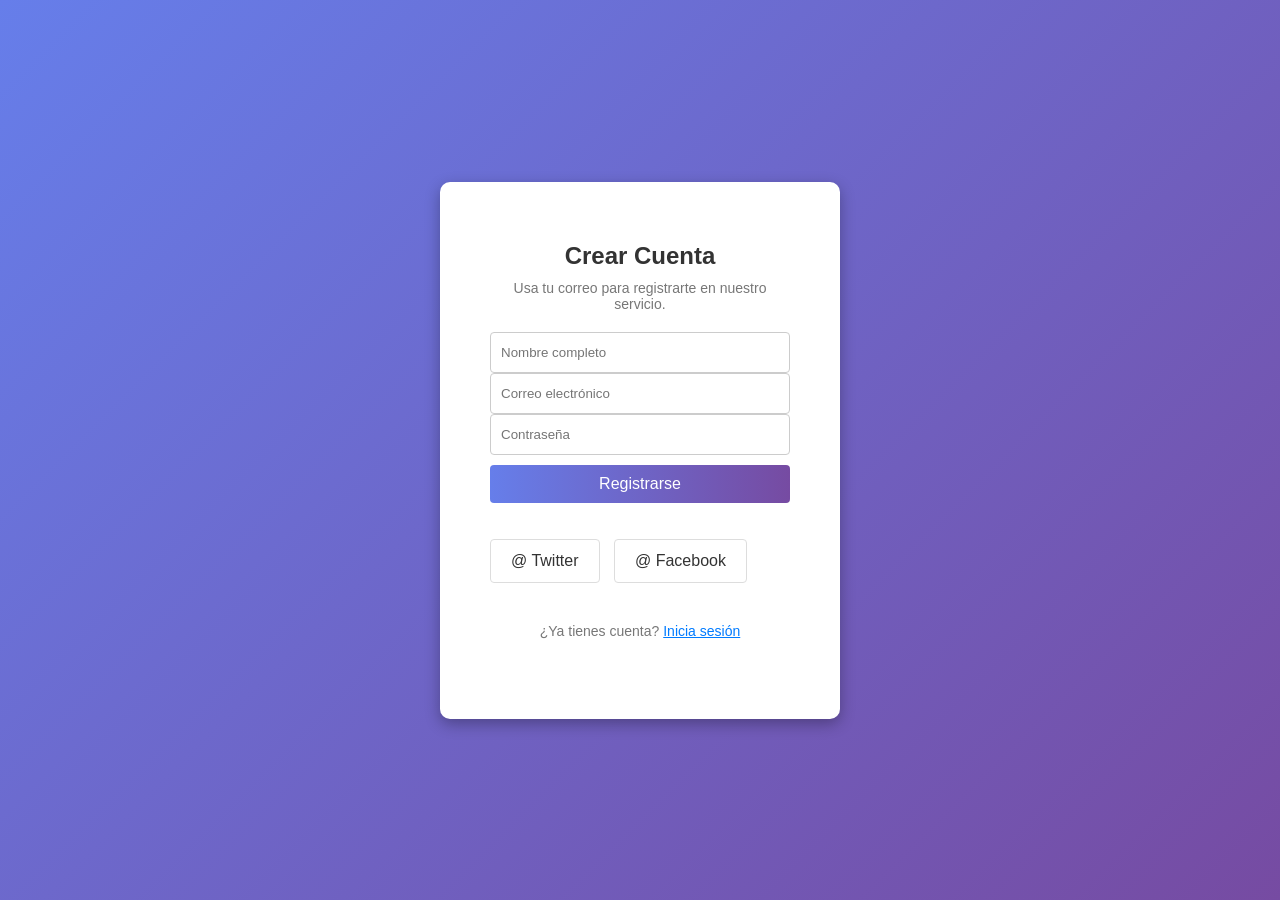
<file: demo/logins/index copy.html>
<!DOCTYPE html>
<html lang="es">
<head>
    <meta charset="UTF-8">
    <meta name="viewport" content="width=device-width, initial-scale=1.0">
    <title>Registro / Login</title>
    <style>
        /* Estilos Generales */
        * {
            margin: 0;
            padding: 0;
            box-sizing: border-box;
            font-family: 'Segoe UI', Tahoma, Geneva, Verdana, sans-serif;
        }

        body {
            background: linear-gradient(135deg, #667eea 0%, #764ba2 100%);
            height: 100vh;
            display: flex;
            align-items: center;
            justify-content: center;
        }

        /* Contenedor Principal (Tarjeta) */
        .container {
            background-color: white;
            border-radius: 10px;
            box-shadow: 0 5px 15px rgba(0,0,0,0.3);
            overflow: hidden;
            width: 400px;
            margin: 20px;
        }

        /* Encabezado y Botón Principal */
        .container > div {
            padding: 60px 50px;
        }

        .social-container {
            margin-bottom: 30px;
        }

        .container h2 {
            color: #333;
            text-align: center;
            margin-bottom: 10px;
        }

        .container p {
            color: #777;
            text-align: center;
            margin-bottom: 20px;
            font-size: 14px;
        }

        .container input {
            border: 1px solid #ccc;
            outline: none;
            padding: 12px 10px;
            width: 100%;
            border-radius: 4px;
            box-shadow: none;
        }

        .container button {
            width: 100%;
            background: linear-gradient(to right, #667eea, #764ba2);
            color: #fff;
            border: none;
            padding: 10px;
            border-radius: 4px;
            cursor: pointer;
            font-size: 16px;
            margin-top: 10px;
            transition: 0.3s;
        }

        .container button:hover {
            opacity: 0.9;
        }

        /* Sección de Login (Oculta al inicio, aparece con ID=active) */
        #login-section {
            display: none; /* Oculto por defecto */
        }

        /* Iconos */
        .icon {
            font-size: 16px;
            color: #666;
            margin-right: 10px;
        }

        /* Redes Sociales */
        .social-container a {
            border: 1px solid #ddd;
            border-radius: 4px;
            display: inline-block;
            padding: 12px 20px;
            color: #333;
            text-decoration: none;
            font-size: 16px;
            margin-bottom: 10px;
            transition: 0.3s;
        }

        .social-container a:hover {
            background-color: #f5f5f5;
        }

        /* Responsive para móviles */
        @media only screen and (max-width: 450px) {
            .container {
                width: 100%;
                margin: 0;
                border-radius: 0;
            }
        }
    </style>
</head>
<body>

    <div class="container">
        <!-- Sección: Registro -->
        <div id="register">
            <h2>Crear Cuenta</h2>
            <p>Usa tu correo para registrarte en nuestro servicio.</p>
            <form action="#">
                <input type="text" placeholder="Nombre completo" required>
                <input type="email" placeholder="Correo electrónico" required>
                <input type="password" placeholder="Contraseña" required>
                <button type="submit">Registrarse</button>
            </form>
            <br><br>
            <div class="social-container">
                <a href="#" class="icon">@ Twitter</a>
                <a href="#" class="icon">@ Facebook</a>
            </div>
            <p>¿Ya tienes cuenta? <a href="#" style="color: #007bff;">Inicia sesión</a></p>
        </div>

        <!-- Sección: Login -->
        <div id="login-section">
            <h2>Iniciar Sesión</h2>
            <p>Ingresa con tu correo electrónico y contraseña.</p>
            <form action="#">
                <input type="email" placeholder="Correo electrónico" required>
                <input type="password" placeholder="Contraseña" required>
                <a href="#" style="color: #333; text-decoration: underline; font-size: 13px;">¿Olvidaste tu contraseña?</a>
                <button type="submit">Entrar</button>
            </form>
            <br><br>
            <div class="social-container">
                <a href="#" class="icon">@ Google</a>
            </div>
            <p><a href="#" style="color: #007bff;">¿No tienes cuenta? Regístrate</a></p>
        </div>
    </div>

    <script>
        // Script simple para cambiar entre Login y Registro al hacer scroll
        const scrollBtn = document.querySelector('#register');
        const scrollSection = document.querySelector('#login-section');

        window.addEventListener('scroll', function() {
            if (window.scrollY > 100) {
                scrollBtn.style.display = 'none';
                scrollSection.style.display = 'block';
            } else {
                scrollBtn.style.display = 'block';
                scrollSection.style.display = 'none';
            }
        });
    </script>

</body>
</html>
</file>
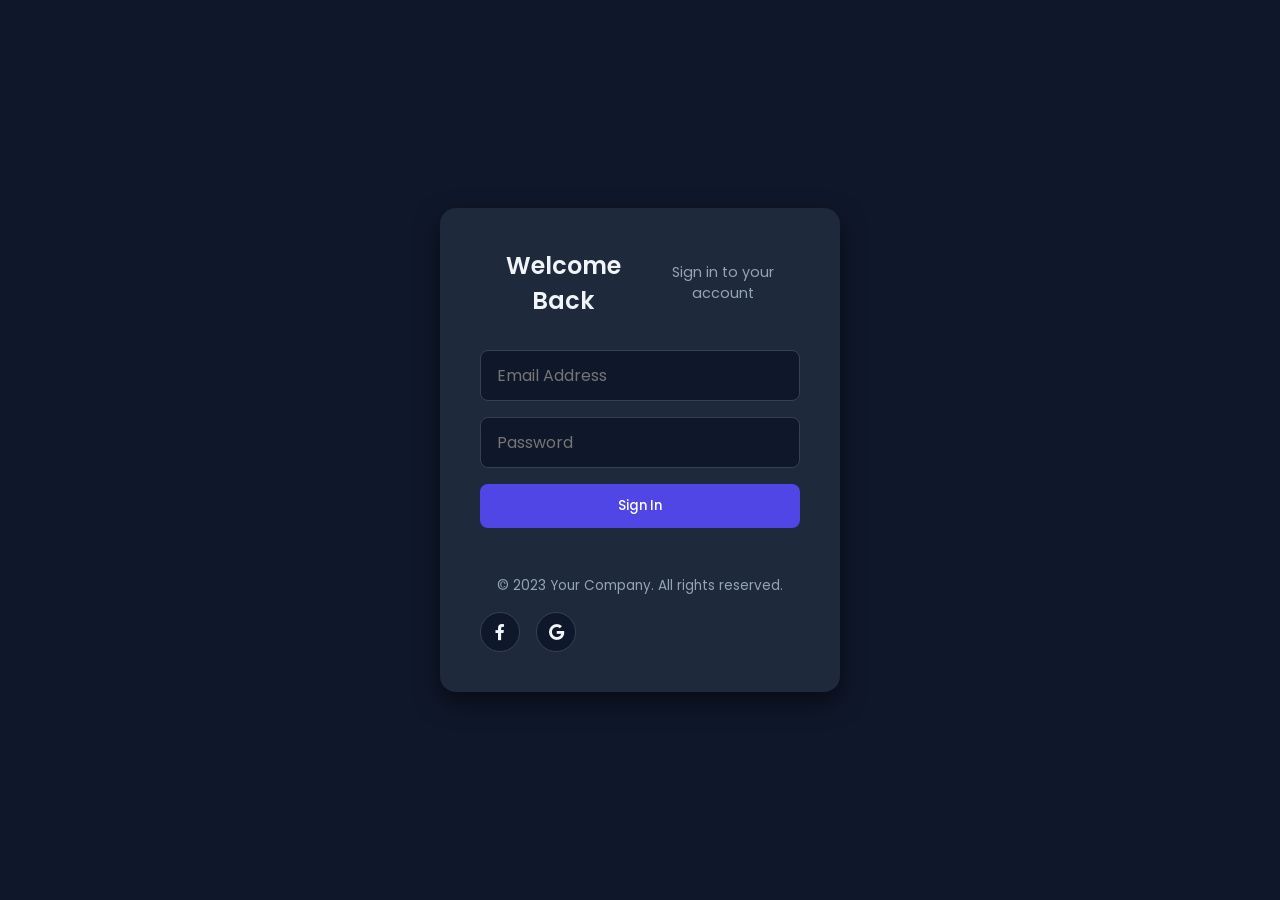
<file: demo/logins/index08b.html>
<!DOCTYPE html>
<html lang="en">
<head>
    <meta charset="UTF-8">
    <meta name="viewport" content="width=device-width, initial-scale=1.0">
    <title>User Login</title>
    <!-- Google Fonts for better typography -->
    <link href="https://fonts.googleapis.com/css2?family=Poppins:wght@300;400;500;600&display=swap" rel="stylesheet">
    <!-- Font Awesome for Icons -->
    <link rel="stylesheet" href="https://cdnjs.cloudflare.com/ajax/libs/font-awesome/6.0.0/css/all.min.css">
    
    <style>
        /* --- CSS VARIABLES --- */
        :root {
            --primary-color: #4f46e5; /* Indigo */
            --primary-hover: #4338ca;
            --bg-color: #0f172a; /* Dark Blue/Black background */
            --card-bg: #1e293b; /* Dark Gray Card */
            --text-color: #f1f5f9;
            --text-muted: #94a3b8;
            --success: #10b981;
        }

        /* --- GLOBAL STYLES --- */
        * {
            margin: 0;
            padding: 0;
            box-sizing: border-box;
            font-family: 'Poppins', sans-serif;
        }

        body {
            background-color: var(--bg-color);
            display: flex;
            justify-content: center;
            align-items: center;
            min-height: 100vh;
            color: var(--text-color);
        }

        /* --- LOGIN CONTAINER --- */
        .login-container {
            background-color: var(--card-bg);
            padding: 2.5rem;
            border-radius: 16px;
            box-shadow: 0 10px 25px rgba(0, 0, 0, 0.5);
            width: 100%;
            max-width: 400px;
            text-align: center;
        }

        /* --- HEADER --- */
        .header {
            display: flex;
            justify-content: space-between;
            align-items: center;
            margin-bottom: 2rem;
        }

        .header h2 {
            font-size: 1.5rem;
            font-weight: 600;
        }

        /* --- FORM --- */
        form {
            display: flex;
            flex-direction: column;
            gap: 1rem;
        }

        input {
            width: 100%;
            padding: 12px 16px;
            border-radius: 8px;
            border: 1px solid #334155;
            background-color: var(--bg-color);
            color: var(--text-color);
            font-size: 1rem;
            outline: none;
        }

        input:focus {
            border-color: var(--primary-color);
            box-shadow: 0 0 0 3px rgba(79, 70, 229, 0.2);
        }

        /* --- BUTTONS --- */
        .btn-submit {
            background-color: var(--primary-color);
            color: white;
            border: none;
            padding: 12px;
            border-radius: 8px;
            font-weight: 500;
            cursor: pointer;
            width: 100%;
            transition: background 0.3s ease;
        }

        .btn-submit:hover {
            background-color: var(--primary-hover);
        }

        .btn-submit:active {
            transform: translateY(1px);
        }

        /* --- FOOTER --- */
        .footer {
            margin-top: 2rem;
            font-size: 0.85rem;
            color: var(--text-muted);
        }

        /* --- SOCIAL LOGOS (Optional) --- */
        .social-icons {
            display: flex;
            gap: 1rem;
            margin-top: 1rem;
        }

        .social-btn {
            width: 40px;
            height: 40px;
            border-radius: 50%;
            background-color: var(--bg-color);
            border: 1px solid #334155;
            display: flex;
            justify-content: center;
            align-items: center;
            cursor: pointer;
            color: var(--text-color);
            transition: 0.3s;
        }

        .social-btn:hover {
            border-color: var(--primary-color);
            background-color: var(--primary-color);
            color: white;
        }

        /* --- RESPONSIVE --- */
        @media (max-width: 480px) {
            .login-container {
                padding: 2rem 1.5rem;
            }
            .social-icons {
                flex-direction: column;
                text-align: center;
            }
        }
    </style>
</head>
<body>

    <div class="login-container">
        <div class="header">
            <h2>Welcome Back</h2>
            <p style="color: var(--text-muted); font-size: 0.9rem;">Sign in to your account</p>
        </div>

        <form action="#">
            <input type="email" placeholder="Email Address" required>
            <input type="password" placeholder="Password" required>

            <button type="submit" class="btn-submit">Sign In</button>

            <div class="footer">
                <p>&copy; 2023 Your Company. All rights reserved.</p>
            </div>
        </form>

        <div class="social-icons">
            <div class="social-btn"><i class="fab fa-facebook-f"></i></div>
            <div class="social-btn"><i class="fab fa-google"></i></div>
        </div>
    </div>

    <script>
        // Simple script to handle the "Submit" click visually
        form.addEventListener('submit', function(e) {
            e.preventDefault();
            
            // In a real app, you would send this data to a server here
            const btn = this.querySelector('.btn-submit');
            
            // Show a loading state
            const originalText = btn.innerHTML;
            btn.innerHTML = '<i class="fas fa-spinner fa-spin"></i> Processing...';
            btn.disabled = true;

            // Simulate API call (optional, to show it works without a server)
            console.log('Login Data:', { email: document.querySelector('input[type="email"]').value, password: document.querySelector('input[type="password"]').value });
            
            btn.innerHTML = originalText;
            btn.disabled = false;
        });
    </script>

</body>
</html>
</file>
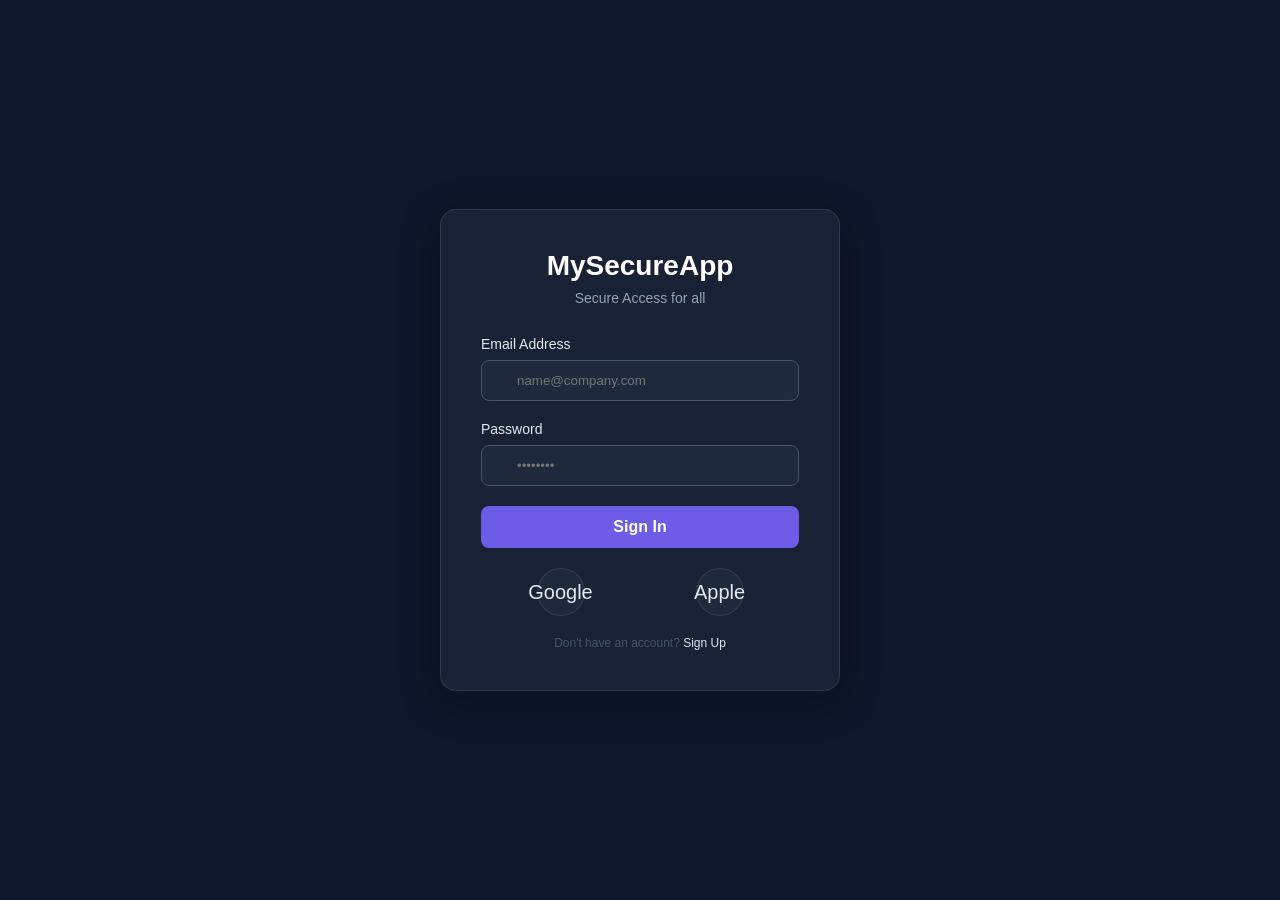
<file: demo/logins/index08b_think.html>
<!DOCTYPE html>
<html lang="en">
<head>
    <meta charset="UTF-8">
    <meta name="viewport" content="width=device-width, initial-scale=1.0">
    <title>Login - MySecureApp</title>
    <style>
        /* --- CSS Variables & Reset --- */
        :root {
            --primary-color: #6c5ce7;
            --secondary-color: #a29bfe;
            --bg-color: #0f172a;
            --text-color: #e2e8f0;
            --input-bg: #1e293b;
            --input-border: #475569;
            --accent-color: #00f2ea;
            --loading-color: #ff0050;
        }

        * {
            margin: 0;
            padding: 0;
            box-sizing: border-box;
            font-family: 'Segoe UI', Tahoma, Geneva, Verdana, sans-serif;
        }

        body {
            background-color: var(--bg-color);
            display: flex;
            justify-content: center;
            align-items: center;
            min-height: 100vh;
            color: var(--text-color);
        }

        /* --- Login Container --- */
        .login-box {
            background: rgba(30, 41, 59, 0.7);
            backdrop-filter: blur(12px);
            -webkit-backdrop-filter: blur(12px);
            border-radius: 16px;
            box-shadow: 0 10px 40px rgba(0, 0, 0, 0.3);
            width: 100%;
            max-width: 400px;
            padding: 40px;
            border: 1px solid rgba(255, 255, 255, 0.1);
            transition: transform 0.3s ease;
        }

        .login-box:hover {
            transform: translateY(-2px);
            box-shadow: 0 15px 50px rgba(0, 0, 0, 0.4);
        }

        /* --- Logo Area --- */
        .logo {
            text-align: center;
            margin-bottom: 30px;
        }

        .logo h1 {
            font-size: 28px;
            font-weight: 700;
            margin-bottom: 8px;
            color: #fff;
        }

        .logo p {
            color: #94a3b8;
            font-size: 14px;
        }

        /* --- Form Elements --- */
        .form-group {
            margin-bottom: 20px;
        }

        .form-group label {
            display: block;
            margin-bottom: 8px;
            font-size: 14px;
            font-weight: 500;
        }

        .form-group input {
            width: 100%;
            padding: 12px 15px;
            padding-left: 35px;
            border-radius: 8px;
            border: 1px solid var(--input-border);
            background-color: var(--input-bg);
            color: var(--text-color);
            transition: 0.2s;
            outline: none;
        }

        .form-group input:focus {
            border-color: var(--primary-color);
            box-shadow: 0 0 0 3px rgba(108, 92, 231, 0.1);
        }

        /* --- Social Buttons --- */
        .social-buttons {
            display: flex;
            justify-content: space-around;
            margin-top: 20px;
        }

        .btn-social {
            width: 48px;
            height: 48px;
            border-radius: 50%;
            border: 1px solid rgba(255,255,255,0.1);
            background: var(--input-bg);
            color: var(--text-color);
            display: flex;
            align-items: center;
            justify-content: center;
            font-size: 20px;
            cursor: pointer;
            transition: 0.2s;
        }

        .btn-social:hover {
            border-color: var(--accent-color);
            color: var(--accent-color);
            background: var(--accent-color);
            color: var(--bg-color);
            transform: scale(1.1);
        }

        /* --- Submit Button --- */
        .login-btn {
            width: 100%;
            padding: 12px;
            background-color: var(--primary-color);
            color: white;
            border: none;
            border-radius: 8px;
            font-size: 16px;
            font-weight: 600;
            cursor: pointer;
            transition: 0.2s;
            outline: none;
        }

        .login-btn:hover {
            background-color: #5649c0;
        }

        .login-btn:disabled {
            background-color: #646c7e;
            cursor: not-allowed;
        }

        /* --- Loading Spinner --- */
        .spinner {
            display: none;
            width: 20px;
            height: 20px;
            border: 3px solid rgba(255,255,255,0.3);
            border-radius: 50%;
            border-top-color: var(--loading-color);
            animation: spin 0.8s linear infinite;
            margin-right: 10px;
        }

        @keyframes spin {
            to { transform: rotate(360deg); }
        }

        /* --- Footer --- */
        .footer-link {
            text-align: center;
            margin-top: 20px;
            font-size: 12px;
            color: var(--input-border);
        }
        .footer-link a {
            color: var(--text-color);
            text-decoration: none;
        }

    </style>
</head>
<body>

    <div class="login-box">
        <div class="logo">
            <h1>MySecureApp</h1>
            <p>Secure Access for all</p>
        </div>

        <form id="loginForm" onsubmit="handleLogin(event)">
            <div class="form-group">
                <label for="email">Email Address</label>
                <input type="email" id="email" required placeholder="name@company.com">
            </div>

            <div class="form-group">
                <label for="password">Password</label>
                <input type="password" id="password" required placeholder="••••••••">
            </div>

            <button type="submit" class="login-btn">Sign In</button>
            
            <div class="social-buttons">
                <button type="button" class="btn-social" onclick="toggleSocialButton()">
                    <svg width="24" height="24" viewBox="0 0 24 24" fill="none" stroke="currentColor" stroke-width="2" stroke-linecap="round" stroke-linejoin="round"><path d="M21 12a9 9 0 0 0-9-9 9 9 0 0 0-6 2.7L3 
8"/><path d="M7 11l5 5 4-4"/><path d="M3 5v14"/><path d="m21 12-9-9"/></svg>
                    Google
                </button>
                <button type="button" class="btn-social" onclick="toggleSocialButton()">
                    <svg width="24" height="24" viewBox="0 0 24 24" fill="none" stroke="currentColor" stroke-width="2" stroke-linecap="round" stroke-linejoin="round"><rect width="20" height="16" x="2" y="4" 
rx="2"/><path d="M16 11.37A4 4 0 1 1 12.63 8 4 4 0 0 1 16 11.37z"/><line x1="17.5" x2="17.51" y1="6.5" y2="6.5"/></svg>
                    Apple
                </button>
            </div>

            <p class="footer-link">Don't have an account? <a href="#">Sign Up</a></p>
        </form>

        <!-- Loading Overlay -->
        <div id="loader" class="spinner"></div>
    </div>

    <script>
        // --- JS Logic ---

        // 1. Toggle Social Login Button
        function toggleSocialButton() {
            const btn = document.querySelector('.btn-social');
            const originalText = btn.innerHTML;
            
            if(btn.innerHTML === 'Google') {
                btn.innerHTML = 'Apple';
                btn.style.backgroundColor = '#0071e3'; // Apple color
                btn.style.color = 'white';
            } else {
                btn.innerHTML = 'Google';
                btn.style.backgroundColor = '#d1d5db'; // Google color
                btn.style.color = '#000';
            }
        }

        // 2. Simple Form Handling Function
        function handleLogin(event) {
            event.preventDefault(); // Prevent page reload
            
            const btn = document.querySelector('.login-btn');
            const spinner = document.getElementById('loader');
            
            // Reset UI
            btn.innerHTML = '<svg width="20" height="20" viewBox="0 0 20 20" fill="none" stroke="currentColor" stroke-width="2"><polyline points="2 10 10 12 20 10" /></svg>' + ' ';
            spinner.style.display = 'inline';
            spinner.style.animationPlayState = 'running';
            btn.disabled = true;

            // Simulate Network Request
            setTimeout(() => {
                // Success Animation
                btn.innerHTML = '<svg width="20" height="20" viewBox="0 0 20 20" fill="none" stroke="currentColor" stroke-width="2"><polyline points="20 6 9 17 4 12" /></svg>' + ' ';
                spinner.style.animationPlayState = 'paused';
                btn.disabled = false;
                
                // Success Message
                alert('Login Successful! Redirecting to dashboard...');
                // In a real app, you would make a redirect here.
            }, 1000);
        }

        // 3. Show/Hide Loader on Form Submit
        document.getElementById('loginForm').addEventListener('submit', function() {
            // This is a basic simulation to demonstrate that clicking submit shows the loader
            this.style.display = 'none';
        });
    </script>
</body>
</html>
</file>
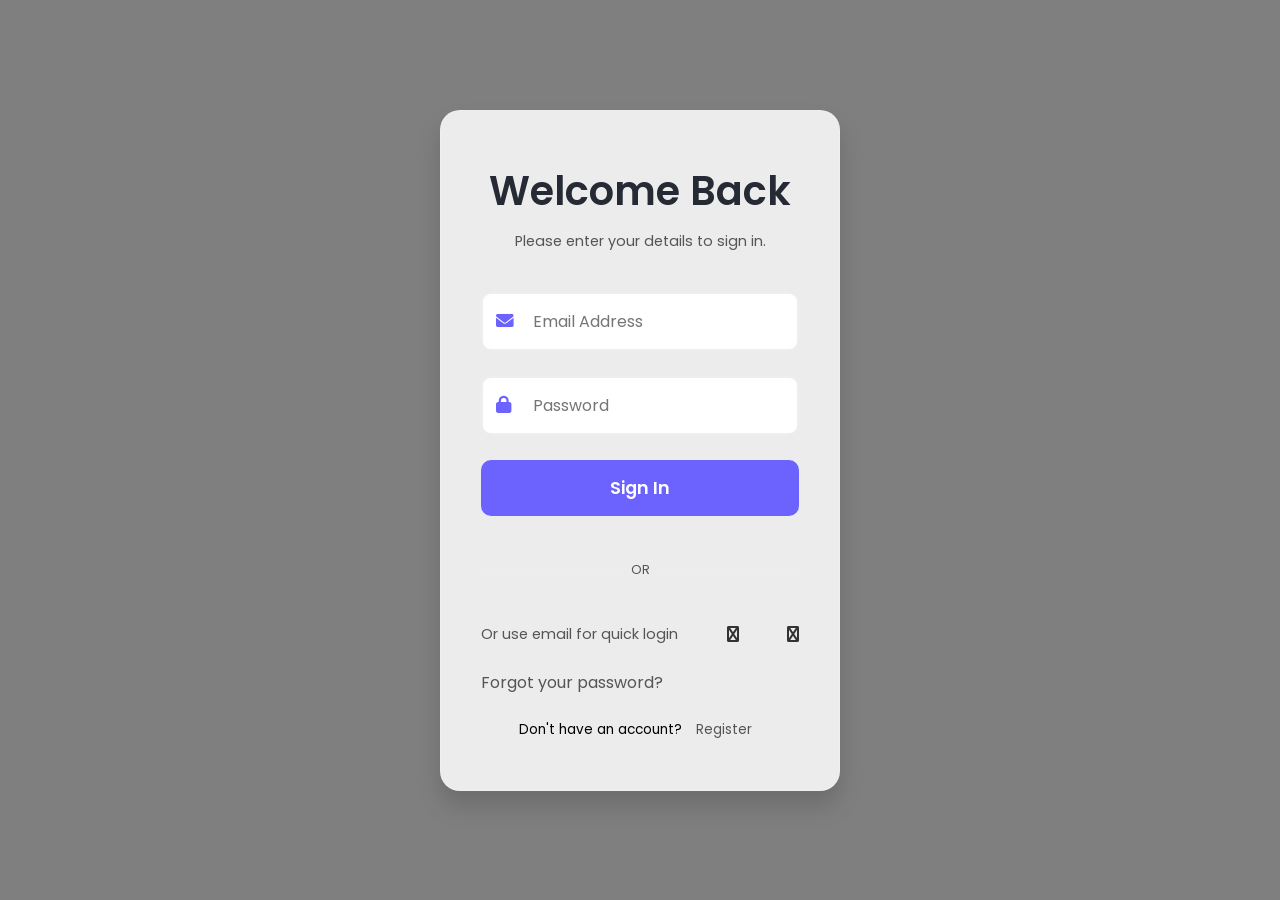
<file: demo/logins/index2b.html>
<!DOCTYPE html>
<html lang="en">
<head>
    <meta charset="UTF-8">
    <meta name="viewport" content="width=device-width, initial-scale=1.0">
    <title>Login Page</title>
    <!-- Google Fonts -->
    <link href="https://fonts.googleapis.com/css2?family=Poppins:wght@300;400;600&display=swap" rel="stylesheet">
    <!-- Font Awesome for Icons -->
    <link rel="stylesheet" href="https://cdnjs.cloudflare.com/ajax/libs/font-awesome/6.0.0/css/all.min.css">
    
    <style>
        /* CSS Reset and Variables */
        :root {
            --primary-color: #6c63ff;
            --secondary-color: #252a34;
            --text-color: #555;
            --white: #fff;
            --glass-bg: rgba(255, 255, 255, 0.85);
            --shadow: 0 15px 25px rgba(0,0,0,0.15);
        }

        * {
            margin: 0;
            padding: 0;
            box-sizing: border-box;
            font-family: 'Poppins', sans-serif;
        }

        body {
            display: flex;
            justify-content: center;
            align-items: center;
            min-height: 100vh;
            background: url('https://images.unsplash.com/photo-1618005182384-a83a8bd57fbe?ixlib=rb-1.2.1&auto=format&fit=crop&w=1920&q=80') no-repeat center center/cover;
            position: relative;
        }

        /* Overlay to darken the background image */
        body::before {
            content: '';
            position: absolute;
            top: 0;
            left: 0;
            width: 100%;
            height: 100%;
            background: rgba(0, 0, 0, 0.5);
            z-index: 0;
        }

        /* The Glass Login Card */
        .login-card {
            position: relative;
            z-index: 1;
            width: 400px;
            padding: 50px 40px;
            background: var(--glass-bg);
            backdrop-filter: blur(10px); /* The Frosted Glass Effect */
            -webkit-backdrop-filter: blur(10px);
            border-radius: 20px;
            box-shadow: var(--shadow);
            border: 1px solid rgba(255, 255, 255, 0.18);
        }

        .login-header {
            text-align: center;
            margin-bottom: 40px;
        }

        .login-header h2 {
            color: var(--secondary-color);
            font-size: 2.5rem;
            font-weight: 600;
        }

        .login-header p {
            color: var(--text-color);
            margin-top: 10px;
            font-size: 0.9rem;
        }

        /* Form Elements */
        .form-box {
            display: flex;
            flex-direction: column;
            gap: 25px;
        }

        .input-group {
            position: relative;
            text-align: left;
        }

        .input-group i {
            position: absolute;
            top: 50%;
            left: 15px;
            transform: translateY(-50%);
            color: var(--primary-color);
            font-size: 1.1rem;
        }

        .form-control {
            width: 100%;
            padding: 15px 15px 15px 50px; /* Padding left for icon */
            border: 2px solid #eee;
            border-radius: 10px;
            outline: none;
            font-size: 1rem;
            color: var(--text-color);
            transition: all 0.3s ease;
        }

        .form-control:focus {
            border-color: var(--primary-color);
            box-shadow: 0 0 10px rgba(108, 99, 255, 0.2);
        }

        /* Submit Button */
        .btn-login {
            position: relative;
            width: 100%;
            padding: 15px;
            background: var(--primary-color);
            color: var(--white);
            font-size: 1.1rem;
            font-weight: 600;
            border: none;
            border-radius: 10px;
            cursor: pointer;
            transition: background 0.3s;
        }

        .btn-login:hover {
            background: #5650d6;
        }

        /* Divider */
        .divider {
            display: flex;
            align-items: center;
            margin: 20px 0;
            color: var(--text-color);
            font-size: 0.8rem;
        }

        .divider::before, .divider::after {
            content: '';
            flex: 1;
            height: 1px;
            background: #eee;
        }

        .divider span {
            padding: 0 10px;
        }

        /* Links */
        .social-links {
            display: flex;
            justify-content: space-between;
            align-items: center;
        }

        .social-links p {
            font-size: 0.9rem;
            color: var(--text-color);
        }

        .social-links i {
            margin-left: 10px;
            cursor: pointer;
            transition: color 0.3s;
            color: #333; /* Darker color for icons */
        }

        .social-links i:hover {
            color: var(--primary-color);
        }

        .forgot-pass {
            color: var(--text-color);
            cursor: pointer;
            text-decoration: none;
            font-weight: 400;
        }

        .forgot-pass:hover {
            color: var(--primary-color);
        }

        /* Footer */
        .login-footer {
            margin-top: 25px;
            text-align: center;
            font-size: 0.85rem;
        }

        .login-footer a {
            color: var(--text-color);
            text-decoration: none;
            margin: 0 10px;
        }
        
        .login-footer a:hover {
            color: var(--primary-color);
        }

        /* Responsive */
        @media (max-width: 480px) {
            .login-card {
                width: 90%;
                padding: 40px 20px;
            }
        }
    </style>
</head>
<body>

    <div class="login-card">
        <div class="login-header">
            <h2>Welcome Back</h2>
            <p>Please enter your details to sign in.</p>
        </div>
        
        <form class="form-box" id="loginForm">
            <!-- Email Input -->
            <div class="input-group">
                <i class="fas fa-envelope"></i>
                <input type="email" placeholder="Email Address" class="form-control" id="email" required>
            </div>

            <!-- Password Input -->
            <div class="input-group">
                <i class="fas fa-lock"></i>
                <input type="password" placeholder="Password" class="form-control" id="password" required>
            </div>

            <button type="submit" class="btn-login">Sign In</button>

            <div class="divider">
                <span>OR</span>
            </div>

            <div class="social-links">
                <p>Or use email for quick login</p>
                <i class="fas fa-google" title="Google" onclick="loginUsingGoogle()"></i>
                <i class="fas fa-facebook" title="Facebook" onclick="loginUsingFacebook()"></i>
            </div>

            <p class="forgot-pass">Forgot your password?</p>
        </form>

        <div class="login-footer">
            <p>Don't have an account? <a href="#">Register</a></p>
        </div>
    </div>

    <script>
        // JavaScript to handle form submission
        document.getElementById('loginForm').addEventListener('submit', function(event) {
            event.preventDefault(); // Stop page reload

            const email = document.getElementById('email').value;
            const password = document.getElementById('password').value;
            const btn = document.querySelector('.btn-login');
            const originalText = btn.innerText;

            // Simulate loading
            btn.innerText = "Signing in...";
            btn.style.opacity = "0.7";
            btn.style.cursor = "not-allowed";

            // Simulate API call delay
            setTimeout(() => {
                alert(`Login Attempt for user: ${email}\n(This is a frontend demo)`);
                
                // Reset values
                document.getElementById('email').value = '';
                document.getElementById('password').value = '';
                
                // Reset button
                btn.innerText = originalText;
                btn.style.opacity = "1";
                btn.style.cursor = "pointer";
            }, 1500);
        });

        // Optional: Simple Google Login Logic (Mock)
        function loginUsingGoogle() {
            alert("This is where you would authenticate with Google!");
        }

        // Optional: Simple Facebook Login Logic (Mock)
        function loginUsingFacebook() {
            alert("This is where you would authenticate with Facebook!");
        }
    </script>

</body>
</html>
</file>
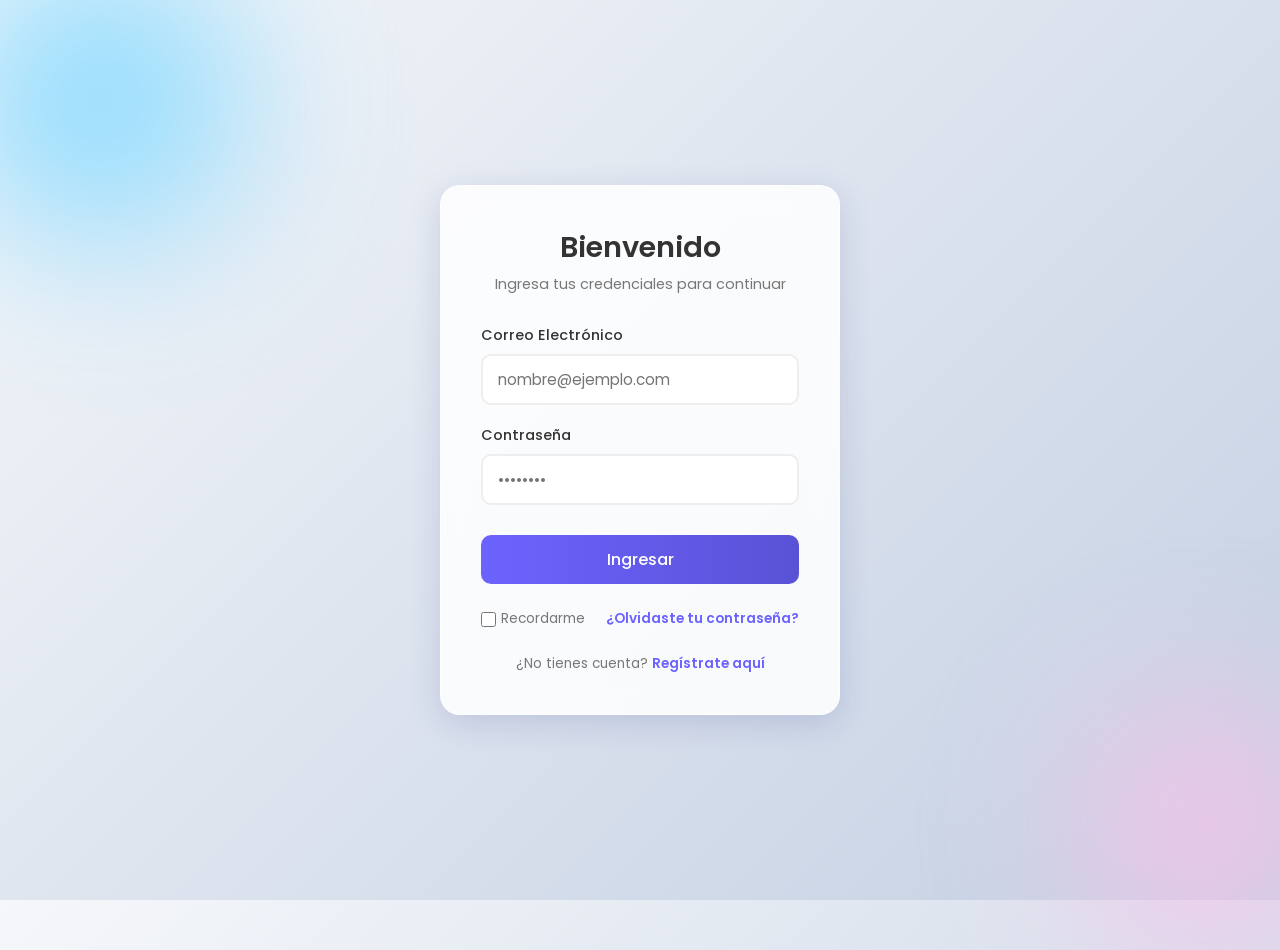
<file: demo/logins/index_2b_t.html>
<!DOCTYPE html>
<html lang="es">
<head>
    <meta charset="UTF-8">
    <meta name="viewport" content="width=device-width, initial-scale=1.0">
    <title>Login - Modern Design</title>
    <!-- Usamos Google Fonts para una tipografía moderna -->
    <link href="https://fonts.googleapis.com/css2?family=Poppins:wght@300;400;500;600&display=swap" rel="stylesheet">
    <!-- Usamos FontAwesome para los iconos -->
    <link rel="stylesheet" href="https://cdnjs.cloudflare.com/ajax/libs/font-awesome/6.4.0/css/all.min.css">
    
    <style>
        /* --- VARIABLES Y RESET --- */
        :root {
            --primary-color: #6C63FF; /* Color principal moderno */
            --primary-dark: #5a52d5;
            --bg-color: #f4f7fa;
            --text-color: #333;
            --text-light: #777;
            --glass-bg: rgba(255, 255, 255, 0.85);
            --glass-border: 1px solid rgba(255, 255, 255, 0.6);
            --shadow: 0 8px 32px 0 rgba(31, 38, 135, 0.15);
        }

        * {
            margin: 0;
            padding: 0;
            box-sizing: border-box;
            font-family: 'Poppins', sans-serif;
        }

        /* --- FONDO DEL APP (Con efecto vidrio) --- */
        body {
            display: flex;
            justify-content: center;
            align-items: center;
            min-height: 100vh;
            background: linear-gradient(135deg, #f5f7fa 0%, #c3cfe2 100%);
            overflow: hidden; /* Para evitar scroll */
        }

        /* Decoración de fondo abstracta para resaltar el efecto Glassmorphism */
        .background-decor {
            position: absolute;
            width: 100%;
            height: 100%;
            z-index: -1;
        }

        .circle {
            position: absolute;
            border-radius: 50%;
            background: linear-gradient(to right, #a1c4fd, #c2e9fb);
            filter: blur(80px);
            opacity: 0.8;
            animation: float 6s infinite ease-in-out;
        }

        .circle-1 {
            width: 300px;
            height: 300px;
            top: -50px;
            left: -50px;
            background: #80d8ff;
        }

        .circle-2 {
            width: 250px;
            height: 250px;
            bottom: -50px;
            right: -50px;
            background: #fbc2eb;
            animation-delay: 1s;
        }

        @keyframes float {
            0%, 100% { transform: translate(0, 0); }
            50% { transform: translate(20px, -20px); }
        }

        /* --- TARJETA DE LOGIN (EL GLASSMORPHISM) --- */
        .login-container {
            background: var(--glass-bg);
            backdrop-filter: blur(12px); /* Blur de fondo */
            -webkit-backdrop-filter: blur(12px);
            border: var(--glass-border);
            border-radius: 20px;
            padding: 40px;
            width: 100%;
            max-width: 400px;
            box-shadow: var(--shadow);
            position: relative;
            transform-style: preserve-3d;
        }

        .login-header {
            text-align: center;
            margin-bottom: 30px;
        }

        .login-header h2 {
            color: var(--text-color);
            font-weight: 600;
            font-size: 1.8rem;
            margin-bottom: 5px;
        }

        .login-header p {
            color: var(--text-light);
            font-size: 0.9rem;
        }

        /* --- INPUTS DE TEXTO --- */
        .input-group {
            margin-bottom: 20px;
            position: relative;
        }

        .input-group label {
            display: block;
            margin-bottom: 8px;
            color: var(--text-color);
            font-weight: 500;
            font-size: 0.9rem;
        }

        .input-group input {
            width: 100%;
            padding: 12px 15px;
            border: 2px solid #eee;
            border-radius: 10px;
            background: rgba(255, 255, 255, 0.9);
            transition: all 0.3s ease;
            outline: none;
            font-size: 0.95rem;
            color: var(--text-color);
        }

        .input-group input:focus {
            border-color: var(--primary-color);
            box-shadow: 0 0 0 4px rgba(108, 99, 255, 0.1);
        }

        /* --- BOTÓN --- */
        .btn-login {
            width: 100%;
            padding: 12px;
            border: none;
            border-radius: 10px;
            background: linear-gradient(to right, var(--primary-color), var(--primary-dark));
            color: white;
            font-size: 1rem;
            font-weight: 500;
            cursor: pointer;
            transition: transform 0.2s ease, box-shadow 0.2s ease;
            margin-top: 10px;
        }

        .btn-login:hover {
            transform: translateY(-2px);
            box-shadow: 0 10px 20px rgba(108, 99, 255, 0.3);
        }

        .btn-login:active {
            transform: scale(0.98);
        }

        /* --- BOTÓN RECAPTURA (Olvidaste contraseña) --- */
        .form-footer {
            display: flex;
            justify-content: space-between;
            align-items: center;
            margin-top: 25px;
            font-size: 0.85rem;
        }

        .remember-me {
            display: flex;
            align-items: center;
            color: var(--text-light);
            cursor: pointer;
        }

        .remember-me input {
            margin-right: 5px;
            accent-color: var(--primary-color);
            width: 15px;
            height: 15px;
            cursor: pointer;
        }

        .forgot-password {
            color: var(--primary-color);
            text-decoration: none;
            font-weight: 600;
            transition: color 0.2s;
        }

        .forgot-password:hover {
            color: var(--primary-dark);
        }

        /* --- LINKS DE ÚLTIMO LOGIN --- */
        .last-login-container {
            margin-top: 25px;
            text-align: center;
            font-size: 0.85rem;
        }

        .last-login-container p {
            color: var(--text-light);
        }

        .last-login-container a {
            color: var(--primary-color);
            text-decoration: none;
            font-weight: 600;
        }

    </style>
</head>
<body>

    <!-- Fondos decorativos -->
    <div class="background-decor">
        <div class="circle circle-1"></div>
        <div class="circle circle-2"></div>
    </div>

    <!-- Tarjeta de Login -->
    <div class="login-container">
        <div class="login-header">
            <h2>Bienvenido</h2>
            <p>Ingresa tus credenciales para continuar</p>
        </div>

        <form action="#">
            <div class="input-group">
                <label for="email">Correo Electrónico</label>
                <input type="email" id="email" placeholder="nombre@ejemplo.com" required>
            </div>

            <div class="input-group">
                <label for="password">Contraseña</label>
                <input type="password" id="password" placeholder="••••••••" required>
            </div>

            <button type="submit" class="btn-login">Ingresar</button>
        </form>

        <div class="form-footer">
            <div class="remember-me">
                <input type="checkbox" id="remember">
                <label for="remember">Recordarme</label>
            </div>
            <a href="#" class="forgot-password">¿Olvidaste tu contraseña?</a>
        </div>

        <div class="last-login-container">
            <p>¿No tienes cuenta? <a href="#">Regístrate aquí</a></p>
        </div>
    </div>

</body>
</html>
</file>
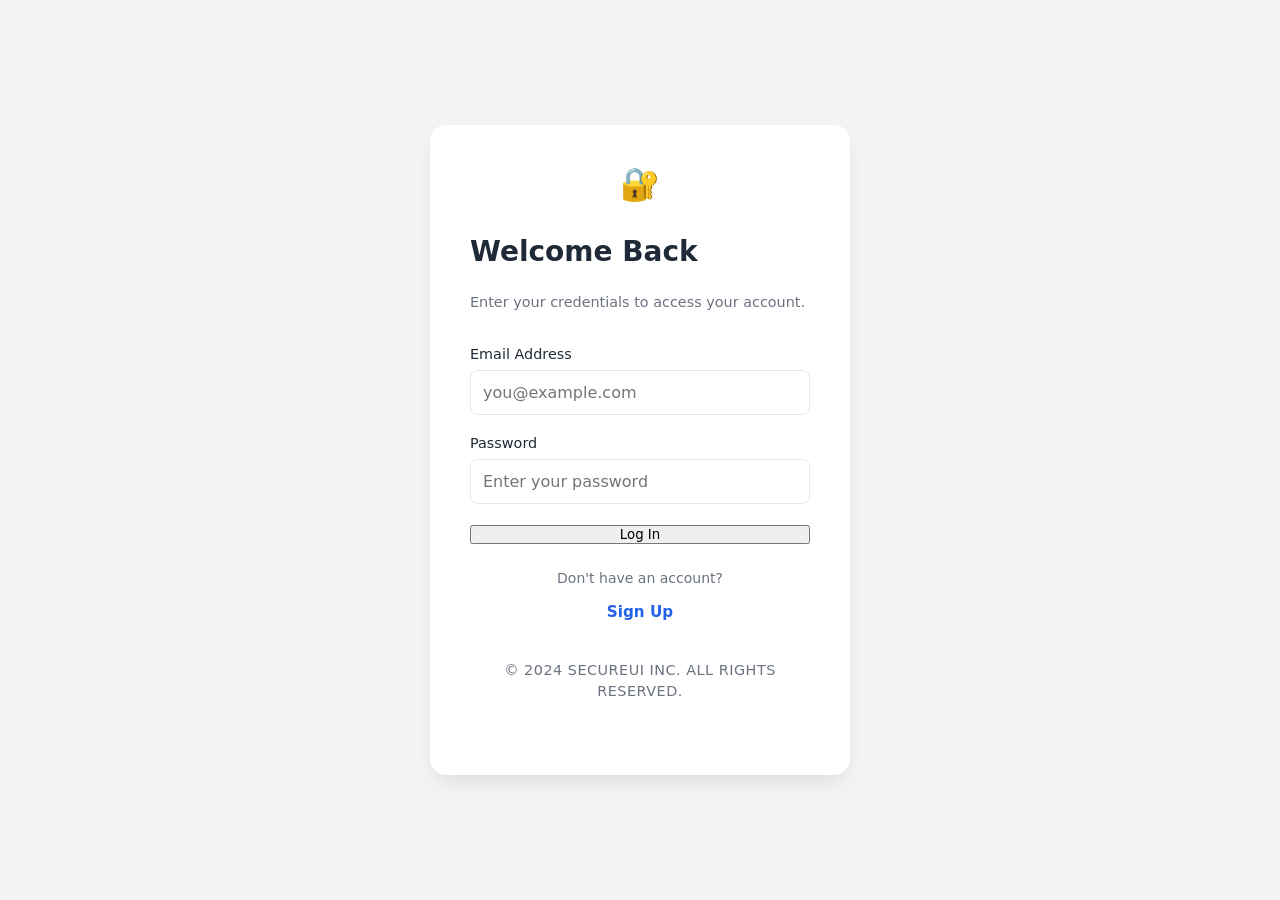
<file: demo/logins/index_live.html>
<!DOCTYPE html>
<html lang="en">
<head>
    <meta charset="UTF-8">
    <meta name="viewport" content="width=device-width, initial-scale=1.0">
    <title>Login - Modern UI</title>
    <style>
        /* Reset & Base */
        * {
            margin: 0;
            padding: 0;
            box-sizing: border-box;
            font-family: 'Segoe UI', system-ui, sans-serif;
        }

        :root {
            /* Branding */
            --primary: #2563eb;
            --primary-dark: #1e40af;
            --bg-body: #f3f4f6;
            --bg-card: #ffffff;
            --text-main: #1f2937;
            --text-muted: #6b7280;
            
            /* Inputs */
            --input-bg: #ffffff;
            --input-border: #e5e7eb;
            --input-focus: #2563eb;
        }

        body {
            display: flex;
            justify-content: center;
            align-items: center;
            min-height: 100vh;
            background-color: var(--bg-body);
        }

        /* Main Container */
        .login-container {
            background: var(--bg-card);
            width: 100%;
            max-width: 420px;
            padding: 2.5rem;
            border-radius: 16px;
            box-shadow: 0 10px 25px -5px rgba(0, 0, 0, 0.1), 0 8px 10px -6px rgba(0, 0, 0, 0.01);
        }

        /* Typography */
        .login-container h2 {
            font-size: 1.75rem;
            font-weight: 700;
            color: var(--text-main);
            margin-bottom: 0.75rem;
            margin-top: 1.5rem;
        }

        .login-container p {
            color: var(--text-muted);
            font-size: 0.95rem;
            line-height: 1.5;
            margin-bottom: 2rem;
        }

        /* Form Elements */
        .form-group {
            margin-bottom: 1.25rem;
        }

        .form-group label {
            display: block;
            margin-bottom: 0.5rem;
            font-weight: 500;
            color: var(--text-main);
            font-size: 0.9rem;
        }

        .form-group input {
            width: 100%;
            padding: 0.75rem;
            border: 1px solid var(--input-border);
            border-radius: 8px;
            font-size: 1rem;
            color: var(--text-main);
            transition: border-color 0.2s ease;
        }

        .form-group input:focus {
            outline: none;
            border-color: var(--input-focus);
            box-shadow: 0 0 0 3px rgba(37, 99, 235, 0.1);
        }

        /* Links */
        .login-container a {
            display: inline-flex;
            align-items: center;
            justify-content: center;
            width: 100%;
            padding: 0.75rem;
            text-decoration: none;
            color: var(--primary);
            background: none;
            border: none;
            border-radius: 8px;
            font-weight: 600;
            font-size: 0.95rem;
            transition: background-color 0.2s;
        }

        .login-container a:hover {
            background-color: #f0f9ff;
        }

        .login-container a.primary {
            background-color: var(--primary);
            color: white;
        }

        .login-container a.primary:hover {
            background-color: var(--primary-dark);
        }

        /* Footer */
        .login-container p {
            margin-top: 1.5rem;
            font-size: 0.9rem;
            color: var(--text-muted);
        }

        .copyright {
            margin-top: 2rem;
            font-size: 0.75rem;
            color: #9ca3af;
            text-align: center;
            text-transform: uppercase;
            letter-spacing: 0.5px;
        }

        /* Mobile Tweaks */
        @media (max-width: 480px) {
            .login-container {
                padding: 1.75rem;
                margin: 1rem;
                width: 90%;
            }
        }
    </style>
</head>
<body>

    <div class="login-container">
        <!-- Logo / Branding -->
        <div style="text-align: center; margin-bottom: 2rem; color: var(--primary); font-weight: 700;">
            <span style="font-size: 2rem; font-weight: 800;">🔐</span>
        </div>

        <!-- Login Header -->
        <h2>Welcome Back</h2>
        <p>Enter your credentials to access your account.</p>

        <!-- Form Group 1 -->
        <div class="form-group">
            <label for="email">Email Address</label>
            <input type="email" id="email" placeholder="you@example.com" required>
        </div>

        <!-- Form Group 2 -->
        <div class="form-group">
            <label for="password">Password</label>
            <input type="password" id="password" placeholder="Enter your password" required>
        </div>

        <!-- Action Button -->
        <button type="submit" class="primary" style="width: 100%;">Log In</button>

        <!-- Divider -->
        <p style="text-align: center; margin-bottom: 1.5rem; color: var(--text-muted); font-size: 0.875rem;">
            Don't have an account? <a href="#">Sign Up</a>
        </p>

        <!-- Footer -->
        <p class="copyright">© 2024 SecureUI Inc. All rights reserved.</p>
    </div>

</body>
</html>
</file>
